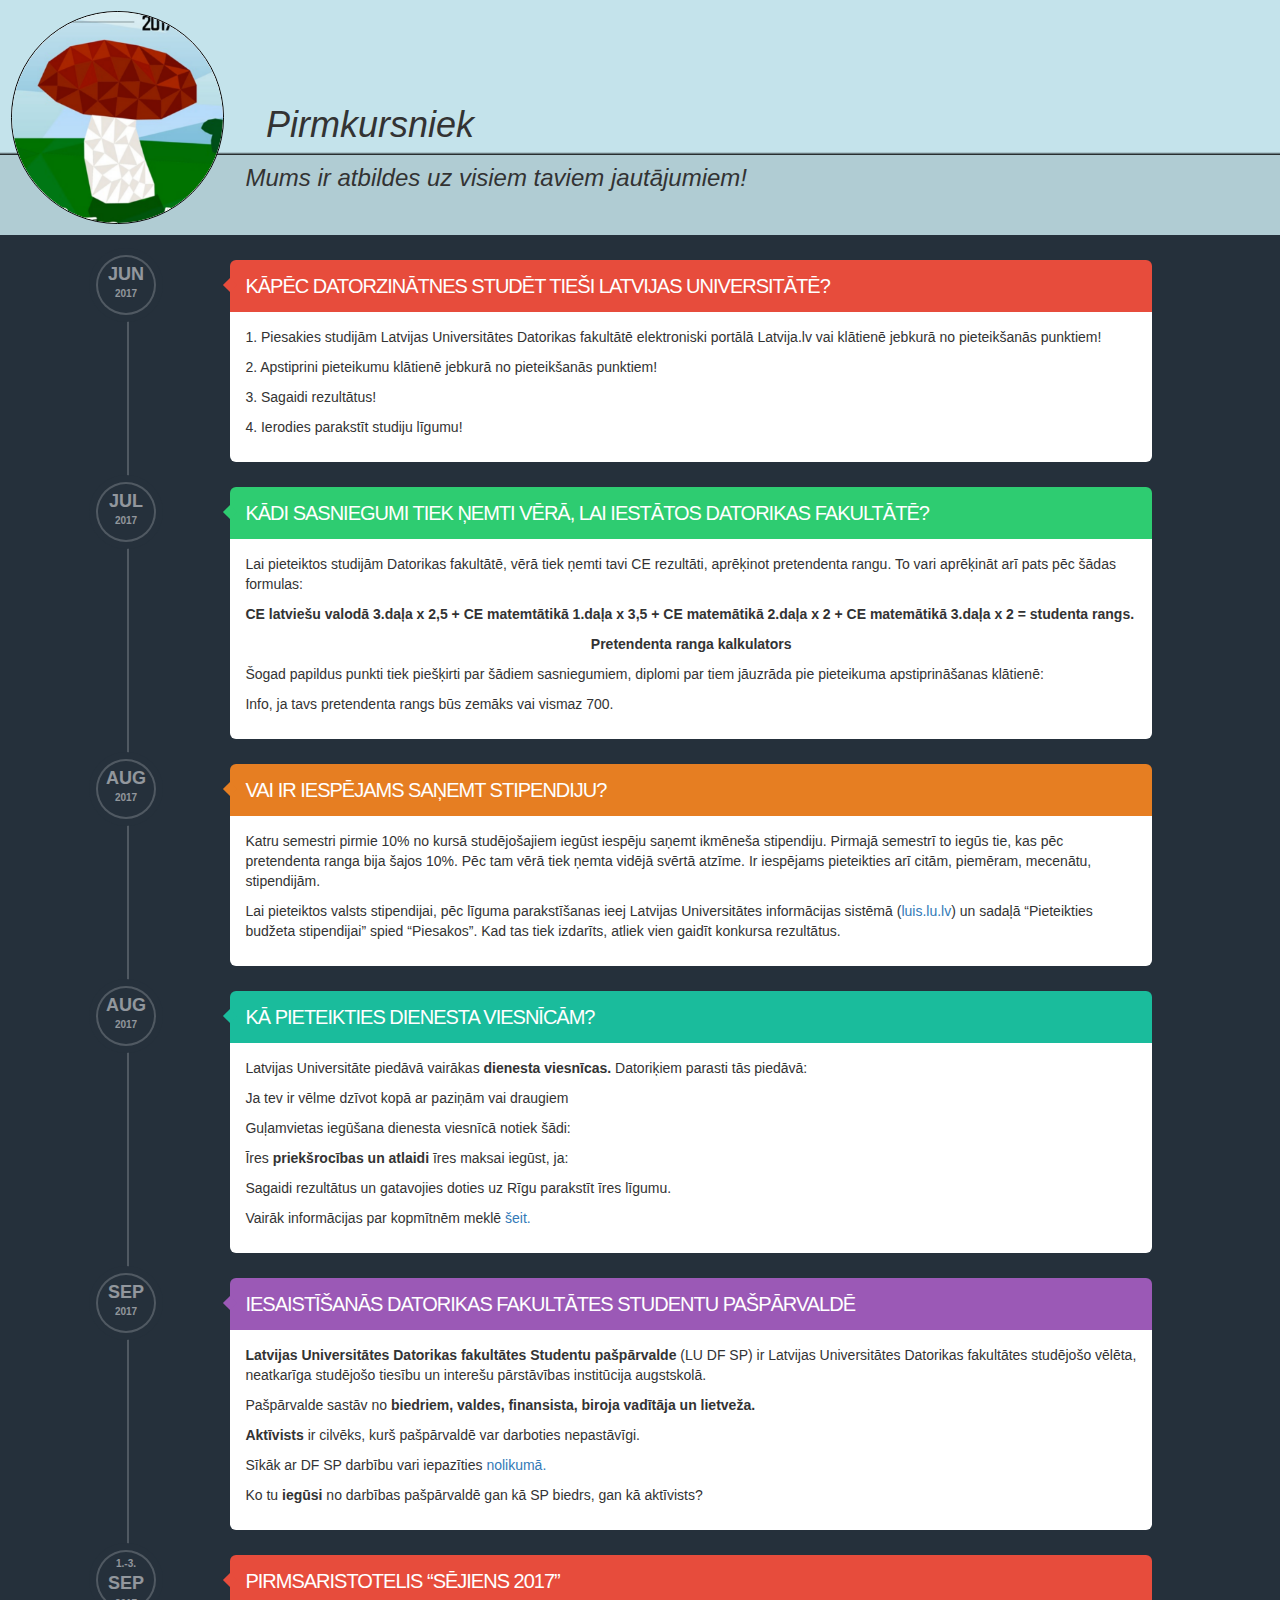
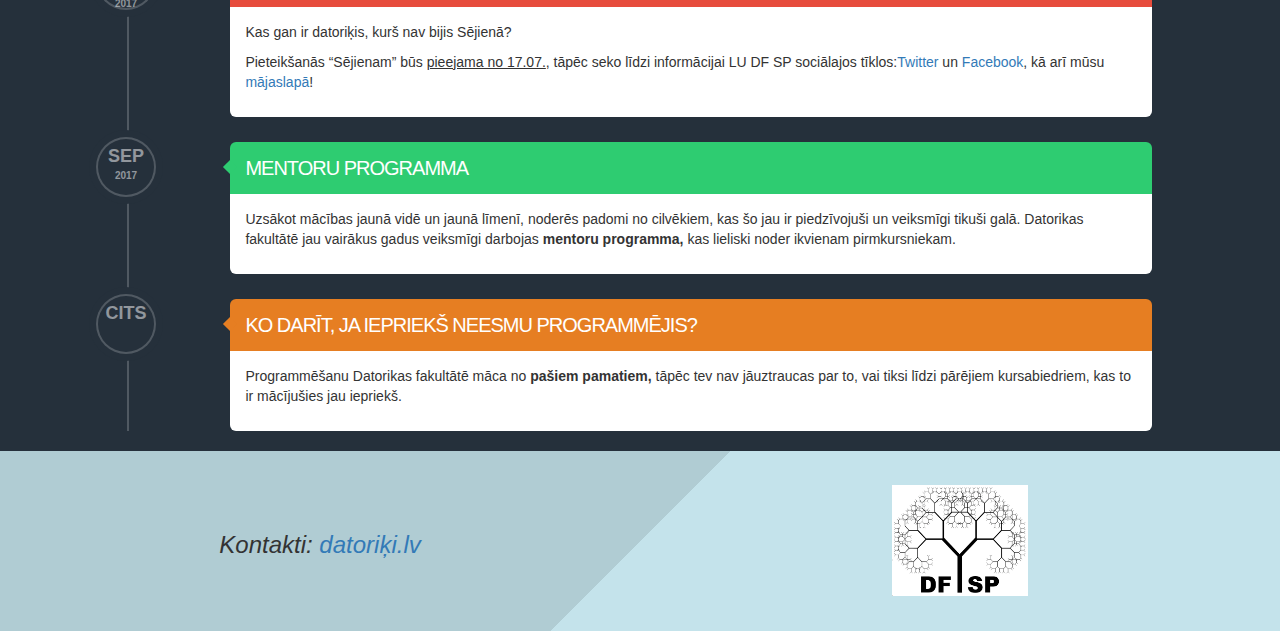
<file: html/index.html>
<!--COPY FOR A NEW ARTICLE FROM HERE
    <article>
        <div class="inner">
            <span class="date">
                <span class="day"><sup></sup></span>
                <span class="month"></span>
                <span class="year"></span>
            </span>
            <h2>The header</h2>
            <div class="article">
                <div class="cursor">
                    <p>For beauty</p>
                    <p>P tag on every line</p>
                </div>
                <div class="custom_hidden">
                    <p>same with hiden</p>
                    <p>You can have multiple cursor + hidden.</p>
                    <p>Idea : when you click on cursor div the hidden div is revealed. 2nd click-closed </p>
                </div>
            </div>
        </div>
    </article>
    TO HERE-->

<!DOCTYPE html>
<html lang="lv">
<head>
    <meta charset="utf-8">
    <meta http-equiv="X-UA-Compatible" content="IE=edge">
    <meta name="viewport" content="width=device-width, initial-scale=1">
    <title>pirmkursnieks.datoriki.lv , informācija LU DF 1.kurss</title>
    <link rel="stylesheet" type="text/css" href="css/bootstrap.min.css">
    <link rel="stylesheet" type="text/css" href="css/index.css">
</head>
<body>
    <div class="container-fluid">
        <header class="row">
            <div class="col-sm-3 col-md-2">
                <img src="img/DF_2017_logo.png" alt="logo">
            </div>
            <div class="col-sm-9 col-md-10 right-header">
                <div class="logoTitle"><h1>Pirmkursniek</h1></div>
                <hr>
                <div class="logoMessage"><h3>Mums ir atbildes uz visiem taviem jautājumiem!</h3></div>
            </div>
        </header>
        <main class="row">
            <section id="timeline">
                <article>
                    <div class="inner">
                        <span class="date">
                            <span class="day"> <sup></sup></span>
                            <span class="month">Jun</span>
                            <span class="year">2017</span>
                        </span>
                        <h2>Kāpēc datorzinātnes studēt tieši Latvijas Universitātē?</h2>
                        <div class="article">
                            <div class="cursor">
                                <p>1. Piesakies studijām Latvijas Universitātes Datorikas fakultātē elektroniski portālā Latvija.lv vai klātienē jebkurā no pieteikšanās punktiem!</p>
                            </div>
                            <div class="custom_hidden">
                                <p>Pieteikšanās studijām Latvijas Universitātē (arī citās universitātēs un augstskolās, ja pieteiksies vairākām studiju programmām) notiek <strong>2 veidos:</strong> <u>elektroniski</u> un <u>klātienē</u>.</p>
                                <p>Sakārto sevis izvēlētās studiju programmas prioritārā secībā. Tu vari izvēlēties <strong>10 studiju programmas</strong>, bet izveidot <strong>20 prioritātes</strong>, piemēram, dažādas prioritātes būs vienas studiju programmas pilna laika un nepilna laika studijas vai vienas programmas budžeta un maksas studijas.</p>
                                <p>Datorikas fakultātē studijas ir <strong>tikai ar budžeta finansējumu</strong> – 220 vietas bakalaura un 40 vietas 1.līmeņa studiju programmās – un <strong>tikai pilna laika</strong>.</p>
                                <p>Iesakām pieteikties gan <b>bakalaura studiju programmai “Datorzinātnes”</b>, gan <b>1.līmeņa studiju programmai “Programmēšana un datortīklu administrēšana”</b>, jo to mācību saturs ir identisks, kā arī pēc diploma iegūšanas varēsi turpināt mācības bakalaura studiju programmā, kā arī bakalaura studiju programmas studenti varēs iegūt kvalifikācijas diplomu.</p>
                                <p>Līdz 11.jūlija plkst. 16 e-pakalpojumā tu vēl varēsi mainīt savas prioritātes.</p>
                                <p><strong>Lai sastādītu pieteikumu elektroniski:</strong> pieslēdzies portālam Latvija.lv ar savu internetbanku, eID vai elektronisko parakstu, kas nepieciešams, lai pārbaudītu tavu identitāti; par pieslēgšanos nauda no konta netiek noņemta.</p>
                                <p>Izveidojot pieteikumu elektroniski, tas vēl <strong>netiek apstiprināts</strong>, tas tāpat ir jādara klātienē kādā no
                                    <a href="https://www.latvija.lv/~/link.aspx?_id=B9DEEAA5114D4D5EA240E3A3FD0B2CCE&_z=z"><b><u>pietiekšanās punktiem</u></b></a>.</p>
                                <p>Lai sastādītu pieteikumu klātienē, dodies uz kādu no pieteikšanās punktiem, līdzi ņemot:</p>
                                <ul>
                                    <li>Atestātu vai diplomu;</li>
                                    <li>Tā pielikumu – sekmju izrakstu;</li>
                                    <li>CE sertifikātu;</li>
                                    <li>Ja ir, tad dokumentus, kas apliecina priekšrocības – olimpiādēs, zinātnisko darbu konkursos u.c., kas var sniegt papildus reitinga punktus pie iestāšanās;</li>
                                    <li>Personu apliecinošu dokumentu;</li>
                                    <li>Laulības apliecību, ja pārējie dokumenti ir ar citu uzvārdu.</li>
                                </ul>
                                <p>Pieteikuma noformēšana maksā 30 eiro. Nav svarīgi, vai esi pieteicies tikai vienai vai vairākām studiju programmām. Reģistrācijas maksu nav jāmaksā bāreņiem un 1.grupas invalīdiem, kam pie pieteikuma apstiprināšanas vajadzēs uzrādīt atbilstošos dokumentus.</p>
                                <p>Piesakoties elektroniski, pēc pieteikuma noformēšanas varēsi arī apmaksāt to ar internetbankas palīdzību. To var apmaksāt arī citā paša izvēlētā veidā – bankā, pasta nodaļā u.c., līdzi ņemot izdrukātu rēķinu no portāla, taču, dodoties apstiprināt pieteikumu, līdzi ņem apliecinājumu, ka maksājums ir veikts. Apmaksu var veikt arī tad, kad apstiprināsi pieteikumu klātienē – to varēsi darīt kasē vai ar bankas pārskaitījumu.</p>
                            </div>
                            <div class="cursor">
                                <p>2. Apstiprini pieteikumu klātienē jebkurā no pieteikšanās punktiem!</p>
                            </div>
                            <div class="custom_hidden">
                                <p>Pieteikums ir <strong>jāapstiprina klātienē</strong>, tāpēc dodies uz jebkuru no pieteikšanās punktiem, kas var nebūt arī Latvijas Universitāte, bet atrodas tuvāk tavai dzīvesvietai, līdzi ņemot augstākminētos dokumentus un, ja maksāji par pieteikumu iepriekš, ņem līdzi arī apliecinājumu par tā veikšanu.</p>
                            </div>
                            <div class="cursor">
                                <p>3. Sagaidi rezultātus!</p>
                            </div>
                            <div class="custom_hidden">
                                <p>Rezultātu 1.kārtā tiks paziņots, vai esi ieguvis vietu tajā studiju programmā, kuru norādīji kā 1.prioritāti. Tie tiks paziņoti <strong>14.jūlijā</strong> gan e-pakalpojumā, gan tiks atsūtīta informatīva īsziņa un e-pasts. <strong>Neaizmirsti apstiprināt iegūto vietu!</strong> Ja pārdomā, atsakies no vietas, ļaujot citam pretendentam iegūt iespēju studēt Datorikas fakultātē. Ja neesi ieguvis iespēju studēt Datorikas fakultātē 1.kārtā, neaizmirsti piesakies 2.kārtai līdz 18.jūlija plkst. 16.00. Apstiprināt dalību konkursa 2. kārtā līdz 18.jūlija plkst. 16.00 var arī pa tālruni 67089003.
                            </div>
                            <div class="cursor">
                                <p>4. Ierodies parakstīt studiju līgumu!</p>
                            </div>
                            <div class="custom_hidden">
                                <p>Ja būsi ieguvis studiju vietu 1.kārtā, gaidīsim tevi Latvijas Universitātes Datorikas fakultātē <u>Rīgā, Raiņa bulvārī 19, 3.stāvā</u> <strong>17.-18. jūlijā.</strong> Ja iepriekš būsi apstiprinājis vietu, bet nevarēsi parakstīt līgumu noteiktajā laikā, varēsi noslēgt līgumu <strong>citā Datorikas fakultātes norādītā laikā,</strong> tāpēc seko līdzi informācijai. 2. kārtā iegūto studiju vietu līgumu parakstīšana notiks <strong>19.-21. jūlijā.</strong>
                            </div>
                        </div>
                    </div>
                </article>
                <article>
                    <div class="inner">
                        <span class="date">
                            <span class="day"><sup></sup></span>
                            <span class="month">Jul</span>
                            <span class="year">2017</span>
                        </span>
                        <h2>Kādi sasniegumi tiek ņemti vērā, lai iestātos Datorikas fakultātē?</h2>
                        <div class="article">
                            <p>Lai pieteiktos studijām Datorikas fakultātē, vērā tiek ņemti tavi CE rezultāti, aprēķinot pretendenta rangu. To vari aprēķināt arī pats pēc šādas formulas:</p>
                            <p><strong>CE latviešu valodā 3.daļa x 2,5 + CE matemtātikā 1.daļa x 3,5 + CE matemātikā 2.daļa x 2 + CE matemātikā 3.daļa x 2 = studenta rangs.</strong></p>
                            <div class="cursor">
                                <p class="calculator"><strong>Pretendenta ranga kalkulators</strong></p>
                            </div>
                            <div class="custom_hidden">
                                <p class="calculator"><i>Lūdzam aizpildīt visus laukus ar pareiziem datiem(procentu skaitu), citādāk kalkulators būs noskumis</i></p>
                                <p class="calculator" id="error"></p>
                                <p class="calculator">Latviešu valodas eksāmena 3. daļas rezultāts:<br>
                                    <input class="percentInput" name="values[]" type="number" placeholder="0"></p>
                                <p class="calculator">Matemātikas eksāmena 1. daļas rezultāts:<br>
                                    <input class="percentInput" name="values[]" type="number" placeholder="0"></p>
                                <p class="calculator">Matemātikas eksāmena 2. daļas rezultāts:<br>
                                    <input class="percentInput" name="values[]" type="number" placeholder="0"></p>
                                <p class="calculator">Matemātikas eksāmena 3. daļas rezultāts:<br>
                                    <input class="percentInput" name="values[]" type="number" placeholder="0"></p>
                                <p class="calculator">Matemātikas eksāmena 3. daļas rezultāts:<br>
                                    <button onclick="calculatePoints()">Aprēķināt punktu skaitu</button></p>
                                <p class="calculator">Tavs reflektanta rangs:<strong id="totalPoints"></strong></p>

                                <p>Ja ieguvi vidējo izglītību pirms vairākiem gadiem vai arī to ieguvi ārzemēs, meklē informāciju par ranga aprēķināšanu <a href="http://www.lu.lv/gribustudet/katalogs/programmu-mekletajs/?user_phpfileexecutor_pi1%5Bprogram_id%5D=22302"><b><u>šeit.</u></b></a></p>
                            </div>
                            <div class="cursor">
                                <p>Šogad papildus punkti tiek piešķirti par šādiem sasniegumiem, diplomi par tiem jāuzrāda pie pieteikuma apstiprināšanas klātienē:</p>
                            </div>
                            <div class="custom_hidden">
                                <ul>
                                    <li>Latvijas valsts vai starptautiskās matemātikas vai informātikas (programmēšanas) olimpiādes vai Latvijas valsts skolēnu zinātniskās konferences informātikas sekcijas vai matemātikas sekcijas 1. – 3. pakāpes ieguvējiem 2016. un 2017. gadā;</li>
                                    <li>atklātās matemātikas olimpiādes 1. – 3. vietas ieguvējiem 2016. un 2017. gadā;</li>
                                    <li>LU DF un SZF kopīgi rīkotā radošā konkursa „Izveido savu mājaslapu” 1. – 3. vietas ieguvējiem 2017. gadā.</li>
                                </ul>
                            </div>
                            <div class="cursor">
                                <p>Info, ja tavs pretendenta rangs būs zemāks vai vismaz 700.</p>
                            </div>
                            <div class="custom_hidden">
                                <p>Ja tavs pretendenta rangs būs <strong>zemāks par 700</strong>, pirmajā kursā tev būs jāapmeklē metakurss “Izlīdzinošā matemātika”. Kursa sākumā tev būs iespēja vēlreiz pierādīt savas zināšanas matemātikā; ja to izdosies izdarīt pietiekami labi, tev šis metakurss tiks ieskaitīts un to nevajadzēs apmeklēt.<br>
                                    Ja rangs būs vismaz 700, metakurss tiks ieskaitīts <strong>automātiski.</strong></p>
                            </div>
                        </div>
                    </div>
                </article>
                <article>
                    <div class="inner">
                        <span class="date">
                            <span class="day"><sup></sup></span>
                            <span class="month">Aug</span>
                            <span class="year">2017</span>
                        </span>
                        <h2>Vai ir iespējams saņemt stipendiju?</h2>
                        <div class="article">
                            <p>Katru semestri pirmie 10% no kursā studējošajiem iegūst iespēju saņemt ikmēneša stipendiju. Pirmajā semestrī to iegūs tie, kas pēc pretendenta ranga bija šajos 10%. Pēc tam vērā tiek ņemta vidējā svērtā atzīme. Ir iespējams pieteikties arī citām, piemēram, mecenātu, stipendijām.</p>
                            <p>Lai pieteiktos valsts stipendijai, pēc līguma parakstīšanas ieej Latvijas Universitātes informācijas sistēmā (<a href="http://luis.lu.lv">luis.lu.lv</a>) un sadaļā “Pieteikties budžeta stipendijai” spied “Piesakos”. Kad tas tiek izdarīts, atliek vien gaidīt konkursa rezultātus.</p>
                        </div>
                    </div>
                </article>
                <article>
                    <div class="inner">
                        <span class="date">
                            <span class="day"><sup></sup></span>
                            <span class="month">Aug</span>
                            <span class="year">2017</span>
                        </span>
                        <h2>Kā pieteikties dienesta viesnīcām?</h2>
                        <div class="article">
                            <div class="cursor">
                                <p>Latvijas Universitāte piedāvā vairākas <strong>dienesta viesnīcas.</strong> Datoriķiem parasti tās piedāvā:
                            </div>
                            <div class="custom_hidden">
                                <ul>
                                    <li>Buļļu ielā 5;</li>
                                    <li>Burnieku ielā 1;</li>
                                    <li>Tālivalža ielā 1b;</li>
                                    <li>Rēznas ielā 10c.</li>
                                </ul>
                            </div>
                            <div class="cursor">
                                <p>Ja tev ir vēlme dzīvot kopā ar paziņām vai draugiem</p>
                            </div>
                            <div class="custom_hidden">
                                <p>neuztraucies – parasti ir iespējams nokārtot to, sarunājot ar dienesta viesnīcas vadītāju. To vari mēģināt sarunāt jau ievācoties, ierodoties kopā ar vēlamajiem istabas biedriem un jautājot pēc iespējas dzīvot kopā.</p>
                            </div>
                            <div class="cursor">
                                <p>Guļamvietas iegūšana dienesta viesnīcā notiek šādi:</p>
                            </div>
                            <div class="custom_hidden">
                                <ol>
                                    <li>Studiju līguma parakstīšanas laikā, <strong>atzīmē</strong>, ka vēlies vietu dienesta viesnīcā. Parakstīšanas laikā saņemsi piekļuves datus, ar kuru palīdzību būs iespējams pieslēgties Latvijas Universitātes Informācijas Sistēmai (LUIS).</li>
                                    <li>Pieslēdzoties LUIS, meklē sadaļu “<strong>Pieteikties dienesta viesnīcai</strong>”. Tur atradīsi iespēju pieteikties vienā no piedāvātajām viesnīcām. Dienesta viesnīcas guļamvietas piešķiršanas prioritātes ir atkarīgas no kursa, kurā mācīsies, un no attāluma no deklarētās dzīves vietas līdz Rīgai jeb – ja tu mācīsies 1.kursā un ja tu dzīvo 200 km attālumā no Rīgas, tu atradīsies augstākā pozīcijā nekā kāds, kas mācīsies jau 3.kursā un dzīvo 80 km attālumā no galvaspilsētas.</li>
                                </ol>
                            </div>
                            <div class="cursor">
                                <p>Īres <strong>priekšrocības un atlaidi</strong> īres maksai iegūst, ja:</p>
                            </div>
                            <div class="custom_hidden">
                                <ul>
                                    <li>students ir invalīds vai bārenis;</li>
                                    <li>students dzīvo ğimenē, kurā ir trīs vai vairāk nepilngadīgie;</li>
                                    <li>students dzīvo ğimenē, kurā visi ğimenes locekļi ir pensionāri un/vai invalīdi;</li>
                                    <li>students dzīvo ğimenē, kurai piešķirts trūcīgās ğimenes statuss.</li>
                                </ul>
                                <p>Tādā gadījumā noteikti jāaugšuplādē vai jāiesniedz Studentu servisam nepieciešamie dokumenti.</p>
                            </div>
                            <div class="cursor">
                                <p>Sagaidi rezultātus un gatavojies doties uz Rīgu parakstīt īres līgumu.</p>
                            </div>
                            <div class="custom_hidden">
                                <p>Dokumentu parakstīšana notiek pašā dienesta viesnīcā, uzreiz varēsi arī ievākties savā istabiņā.</p>
                                <p>Īres maksa notiek ar bankas pārskaitījumu. Pirmajā mēnesī tev nāksies samaksāt <strong>2 īres maksas</strong> – par septembri un drošības naudu viena mēneša maksas apmērā. Maksājums tiek iegrāmatots dažu dienu laikā. Kad tas būs izdarīts, redzēsi ierakstu LUIS. Maksā īri laicīgi, lai nenāktos maksāt soda naudu!</p>
                            </div>
                            <p>Vairāk informācijas par kopmītnēm meklē <a href="https://www.lu.lv/studentiem/pakalpojumi/viesnicas/">šeit.</a>
                        </div>
                    </div>
                </article>
                <article>
                    <div class="inner">
                        <span class="date">
                            <span class="day"><sup></sup></span>
                            <span class="month">Sep</span>
                            <span class="year">2017</span>
                        </span>
                        <h2>Iesaistīšanās Datorikas fakultātes Studentu pašpārvaldē</h2>
                        <div class="article">
                            <p><strong>Latvijas Universitātes Datorikas fakultātes Studentu pašpārvalde</strong> (LU DF SP) ir Latvijas Universitātes Datorikas fakultātes studējošo vēlēta, neatkarīga studējošo tiesību un interešu pārstāvības institūcija augstskolā.</p>
                            <div class="cursor">
                                <p>Pašpārvalde sastāv no <strong>biedriem, valdes, finansista, biroja vadītāja un lietveža.</strong></p>
                            </div>
                            <div class="custom_hidden">
                                <p>Ikviens biedrs sasaukuma sākumā var tikt ievēlēts kādā no šiem amatiem.</p>
                                <p>Valde ir DF SP “galva”, kuras viens no galvenajiem uzdevumiem ir veidot pašpārvaldes stratēģiju un politiku. Valde sastāv no pašpārvaldes priekšsēdētāja, tā vietnieka un komisiju vadītājiem, kas savukārt organizē biedru – komisiju pārstāvju – darbu.</p>
                            </div>
                            <div class="cursor">
                                <p><strong>Aktīvists</strong> ir cilvēks, kurš pašpārvaldē var darboties nepastāvīgi.</p>
                            </div>
                            <div class="custom_hidden">
                                <p>Ikviens biedrs sasaukuma sākumā var tikt ievēlēts kādā no šiem amatiem.</p>
                                <p>Ja ir kāds pasākums/projekts/cita SP lieta, kas interesē, var iesaistīties, bet nav obligāti jādarbojas visu sasaukuma periodu.</p>
                            </div>
                            <p>Sīkāk ar DF SP darbību vari iepazīties <a href="http://datoriki.lv/wp-content/uploads/2011/11/DF-SP-nolikums-2013.12.11.pdf">nolikumā.</a></p>
                            <div class="cursor">
                                <p>Ko tu <strong>iegūsi</strong> no darbības pašpārvaldē gan kā SP biedrs, gan kā aktīvists?</p>
                            </div>
                            <div class="custom_hidden">
                                <ol>
                                    <li>Gūsi pieredzi, darbojoties dažādos projektos, finanšu lietās, dokumentu darbā, interakcijā ar augstāk stāvošām institūcijām un cilvēkiem.</li>
                                    <li>Iemācīsies risināt problēmsituācijas.</li>
                                    <li>Iegūsi iespēju pirmajam uzzināt svarīgākos notikumus Datorikas fakultātē un arī ietekmēt tos (piemēram, mācību programmas saturu).</li>
                                    <li>Tu pārstāvēsi visu Datorikas fakultātes studentu intereses un tiesības.</li>
                                    <li>Ja būsi valdē, gūsi pieredzi personālvadībā.</li>
                                    <li>Darbošanās SP sniegs ieskatu demokrātijas procesā.</li>
                                </ol>
                            </div>
                        </div>
                    </div>
                </article>
                <article>
                    <div class="inner">
                        <span class="date">
                            <span class="day">1.-3.<sup></sup></span>
                            <span class="month">Sep</span>
                            <span class="year">2017</span>
                        </span>
                        <h2>Pirmsaristotelis “Sējiens 2017”</h2>
                        <div class="article">
                            <div class="cursor">
                                <p>Kas gan ir datoriķis, kurš nav bijis Sējienā?</p>
                            </div>
                            <div class="custom_hidden">
                                <p>Lai palīdzētu iejusties jaunajā studiju vidē un aktīvi pavadītu nedēļas nogali fantastisku cilvēku pulciņā, aicinām topošos datoriķus piedalīties vienā no labākajiem, gaidītākajiem un tradīcijām bagātākajiem jaunā mācību gada fakultātes pasākumiem – pirmsaristotelī “Sējiens 2017”!</p>
                                <p>Jautāsiet, kas ir šis leģendām apvītais pasākums? Varam pačukstēt, ka tas ir viens no LU DF nozīmīgākajiem notikumiem pirms akadēmiskā gada sākuma. “Sējiens” ir Datorikas fakultātes Studentu pašpārvaldes rīkotais pirmsaristotelis, kura laikā 3 dienu garumā neformālā gaisotnē būs iespēja iepazīt savus topošos kursa biedrus, iepazīt vietu, kur turpmāk tiks pavadīta studenta ikdiena, nodarboties ar sportiskām un intelektuālām aktivitātēm, iegūt pirmos studiju draugus, kā arī pierādīt savu komandas garu, orientējoties nakts trasē.</p>
                            </div>
                            <p>Pieteikšanās “Sējienam” būs <u>pieejama no 17.07.</u>, tāpēc seko līdzi informācijai LU DF SP sociālajos tīklos:<a href="https://twitter.com/LUDFSP">Twitter</a> un <a href="https://www.facebook.com/ludfsp">Facebook</a>, kā arī mūsu <a href="http://datoriki.lv/">mājaslapā</a>!
                        </div>
                    </div>
                </article>
                <article>
                    <div class="inner">
                            <span class="date">
                                <span class="day"><sup></sup></span>
                                <span class="month">Sep</span>
                                <span class="year">2017</span>
                            </span>
                        <h2>Mentoru programma</h2>
                        <div class="article">
                            <div class="cursor">
                                <p>Uzsākot mācības jaunā vidē un jaunā līmenī, noderēs padomi no cilvēkiem, kas šo jau ir piedzīvojuši un veiksmīgi tikuši galā. Datorikas fakultātē jau vairākus gadus veiksmīgi darbojas <strong>mentoru programma,</strong> kas lieliski noder ikvienam pirmkursniekam.</p>
                            </div>
                            <div class="custom_hidden">
                                <p>Jaunajiem studentiem ir iespēja pieteikties programmai un iegūt sev mentoru – kādu vecāka kursa studentu, kas paskaidros, kā reizināt matricas, kā pieteikties konsultācijām, kur lēti un garšīgi paēst fakultātes apkārtnē, kā pieteikties studenta e-talonam, kāpēc ir jāizpilda LUIS aptaujas par pasniedzējiem u.tml. Statistika liecina, ka pirmkursnieki, kam ir bijis savs mentors, nepamet studijas tik lielā skaitā, kā to dara studenti bez mentora. Mentors ir gājis cauri visam tam, kas tev vēl ir priekšā, tāpēc viņa <strong>atbalsts un padomi</strong> tev lieti noderēs.</p>
                                <p>Pieteikšanās mentoru programmai būs pieejama no 17.07., tāpēc seko līdzi informācijai LU DF SP sociālajos tīklos:<a href="https://twitter.com/LUDFSP">Twitter</a> un <a href="https://www.facebook.com/ludfsp">Facebook</a>, kā arī mūsu <a href="http://datoriki.lv/">mājaslapā!</a></p>
                            </div>
                        </div>
                    </div>
                </article>
                <article>
                    <div class="inner">
                            <span class="date">
                                <span class="day"><sup></sup></span>
                                <span class="month">Cits</span>
                                <span class="year"></span>
                            </span>
                        <h2>Ko darīt, ja iepriekš neesmu programmējis?</h2>
                        <div class="article">
                            <p>Programmēšanu Datorikas fakultātē māca no <strong>pašiem pamatiem,</strong> tāpēc tev nav jāuztraucas par to, vai tiksi līdzi pārējiem kursabiedriem, kas to ir mācījušies jau iepriekš.</p>
                        </div>
                    </div>
                </article>
            </section>
        </main>
        <footer class="row">
                <div class="col-xs-6">
                    <h3>Kontakti: <span></span><a href="http://datoriki.lv/kontakti/">datoriķi.lv</a></h3>
                </div>
                <div class="col-xs-6">
                    <img src="img/DF_SP_logo.png" alt="logo">
                </div>
        </footer>
    </div>
    <script src="js/jquery-3.2.1.min.js"></script>
    <script src="js/bootstrap.min.js"></script>
    <script src="js/index.js"></script>
</body>
</html>
</file>
<file: html/css/index.css>
/*##########################
#
#   BASICS
#
##########################*/
html,body,header div,header img,header h1, header h2, header h3, header [class^="col"], header hr,
body > .container-fluid, body >.container-fluid > .row
{
    margin: 0;
    padding: 0;
    border: 0;
}
html {
    min-width:320px;
}
html,body{
    width:100%;
}
header .right-header{
    height:100%;
}
header h1 ,header h2, header h3 {
    padding:10px;
}
/*##########################
#
#   FONT STYLE
#
##########################*/
header,footer{
    font-family: Helvetica, sans-serif;
    font-style:italic;
}
/*##########################
#
#   HEADER
#
##########################*/
header{
    position:relative;
    background-image: linear-gradient(180deg,
    rgb(196, 227, 235) calc(66% - 3px),
    rgb(0,0,0) calc(66%),
    rgb(176, 204, 211) calc(34% + 3px));
}

header img {
    width:50%;
    margin: 5% auto;
    display: block;
    border : 1px solid black;
    border-radius:100%;
    background-color:white;
}
header hr {
    width:calc(100% + 50px);
    margin-left:-25px;
    border:1px solid black;
}
@media screen and (min-width: 768px) {
    header img {
        width:100%;
        margin: 5%;
    }
    header .right-header {
        width: 70%;
        position: absolute;
        right: 0;
        top: 0;
    }
    header .logoTitle {
        height:66%;
        position:relative;
    }
    header .logoMessage {
        height: 34%;
        margin-left:-3%;
    }
    header .logoTitle h1 {
        position: absolute;
        left:0;
        bottom:0;
    }
    header .logoMessage h3 {
        display: table-cell;
        vertical-align: middle;
    }
    header hr {
        display:none;
    }
}
@media screen and (max-width: 768px) {
    header {
        background:rgb(196, 227, 235);
    }
    header .logoTitle h1,header .logoMessage h3{
        text-align: center;
    }
    header .logoMessage h3 {
        background-color:rgb(176, 204, 211);
        padding-bottom:20px;
    }
}
@media screen and (width:768px) {
    header {
        background-image: linear-gradient(180deg,
        rgb(196, 227, 235) calc(66% - 3px),
        rgb(0,0,0) calc(66%),
        rgb(176, 204, 211) calc(34% + 3px));
    }
}
@media screen and (min-width: 992px) {
    header .right-header {
        width: 80%;
    }
    header .logoMessage {
        margin-left:-2%;
    }
}
/*##########################
#
#   FOOTER
#
##########################*/
footer {
    background: linear-gradient(-45deg,
        rgb(196, 227, 235) 50%,
        rgb(176, 204, 211) 50%);
    width:100%;
    height: 20vh;
}
footer .col-xs-6 {
    height:100%;
    display:flex;
    align-items: center;
    justify-content: center;
}
footer img {
    height:62%;
}
footer span {
    display:block;
}
@media screen and (min-width: 520px) {
    footer span {
        display:none;
    }
}
/*##########################
#
#   CONTENT TIMELINE
#
##########################*/
.custom_hidden {
    display:none;
}

main {
    background: #25303B;
}
section#timeline{
    font-family: Helvetica, sans-serif;
}
div.cursor{
    cursor: pointer;
}
div.cursor:hover{
    color: blue;
}
section#timeline {
    width: 80%;
    margin: 20px auto;
    position: relative;
}
section#timeline:before {
    content: '';
    display: block;
    position: absolute;
    /*left: 50%;*/
    top: 0;
    margin: 0 0 0 -1px;
    width: 2px;
    height: 100%;
    background: rgba(255,255,255,0.2);
}
section#timeline article {
    width: 100%;
    margin: 0 0 20px 0;
    position: relative;
}
section#timeline article:after {
    content: '';
    display: block;
    clear: both;
}
section#timeline article div.inner {
    width: 90%;
    float: right;
    margin: 5px 0 0 0;
    border-radius: 6px;
}
section#timeline article div.inner span.date {
    display: block;
    width: 60px;
    height: 60px;
    padding: 5px 0;
    position: absolute;
    top: 0;
    left: 0;
    margin: 0 0 0 -32px;
    border-radius: 100%;
    font-size: 12px;
    font-weight: 900;
    text-transform: uppercase;
    background: #25303B;
    color: rgba(255,255,255,0.5);
    border: 2px solid rgba(255,255,255,0.2);
    box-shadow: 0 0 0 7px #25303B;
}
section#timeline article div.inner span.date span {
    display: block;
    text-align: center;
}
section#timeline article div.inner span.date span.day {
    font-size: 10px;
}
section#timeline article div.inner span.date span.month {
    font-size: 18px;
}
section#timeline article div.inner span.date span.year {
    font-size: 10px;
}
section#timeline article div.inner h2 {
    padding: 15px;
    margin: 0;
    color: #fff;
    font-size: 20px;
    text-transform: uppercase;
    letter-spacing: -1px;
    border-radius: 6px 6px 0 0;
    position: relative;
}
section#timeline article div.inner h2:after {
    content: '';
    position: absolute;
    top: 20px;
    left: -5px;
    width: 10px;
    height: 10px;
    -webkit-transform: rotate(-45deg);
}
section#timeline article div.inner div.custom_hidden  {
    font-size: 14px;
    color: #656565;
    display: none;
}
section#timeline article div.inner div.article  {
    padding: 15px;
    margin: 0;
    background: #fff;
    border-radius: 0 0 6px 6px;
}
section#timeline article:nth-child(n) div.inner {
    float: right;
}
/*section#timeline article:nth-child(2n+2) div.inner h2:after {
  left: -5px;
}*/
section#timeline article:nth-child(1) div.inner h2 {
    background: #e74c3c;
}
section#timeline article:nth-child(1) div.inner h2:after {
    background: #e74c3c;
}
section#timeline article:nth-child(2) div.inner h2 {
    background: #2ecc71;
}
section#timeline article:nth-child(2) div.inner h2:after {
    background: #2ecc71;
}
section#timeline article:nth-child(3) div.inner h2 {
    background: #e67e22;
}
section#timeline article:nth-child(3) div.inner h2:after {
    background: #e67e22;
}
section#timeline article:nth-child(4) div.inner h2 {
    background: #1abc9c;
}
section#timeline article:nth-child(4) div.inner h2:after {
    background: #1abc9c;
}
section#timeline article:nth-child(5) div.inner h2 {
    background: #9b59b6;
}
section#timeline article:nth-child(5) div.inner h2:after {
    background: #9b59b6;
}
section#timeline article:nth-child(6) div.inner h2 {
    background: #e74c3c;
}
section#timeline article:nth-child(6) div.inner h2:after {
    background: #e74c3c;
}
section#timeline article:nth-child(7) div.inner h2 {
    background: #2ecc71;
}
section#timeline article:nth-child(7) div.inner h2:after {
    background: #2ecc71;
}
section#timeline article:nth-child(8) div.inner h2 {
    background: #e67e22;
}
section#timeline article:nth-child(8) div.inner h2:after {
    background: #e67e22;
}
section#timeline article:nth-child(9) div.inner h2 {
    background: #1abc9c;
}
section#timeline article:nth-child(9) div.inner h2:after {
    background: #1abc9c;
}
section#timeline article:nth-child(10) div.inner h2 {
    background: #9b59b6;
}
section#timeline article:nth-child(10) div.inner h2:after {
    background: #9b59b6;
}
.calculator {
    text-align: center;
}
input {
    padding: 2px 5px;
    color: #666;
    font-size: 16px;
    border: 1px solid #ccc;
    background: #f8f8f8;
    border-radius: 3px;
    vertical-align: middle;
}
#error {
    color:rgb(237,67,55);
}
</file>
